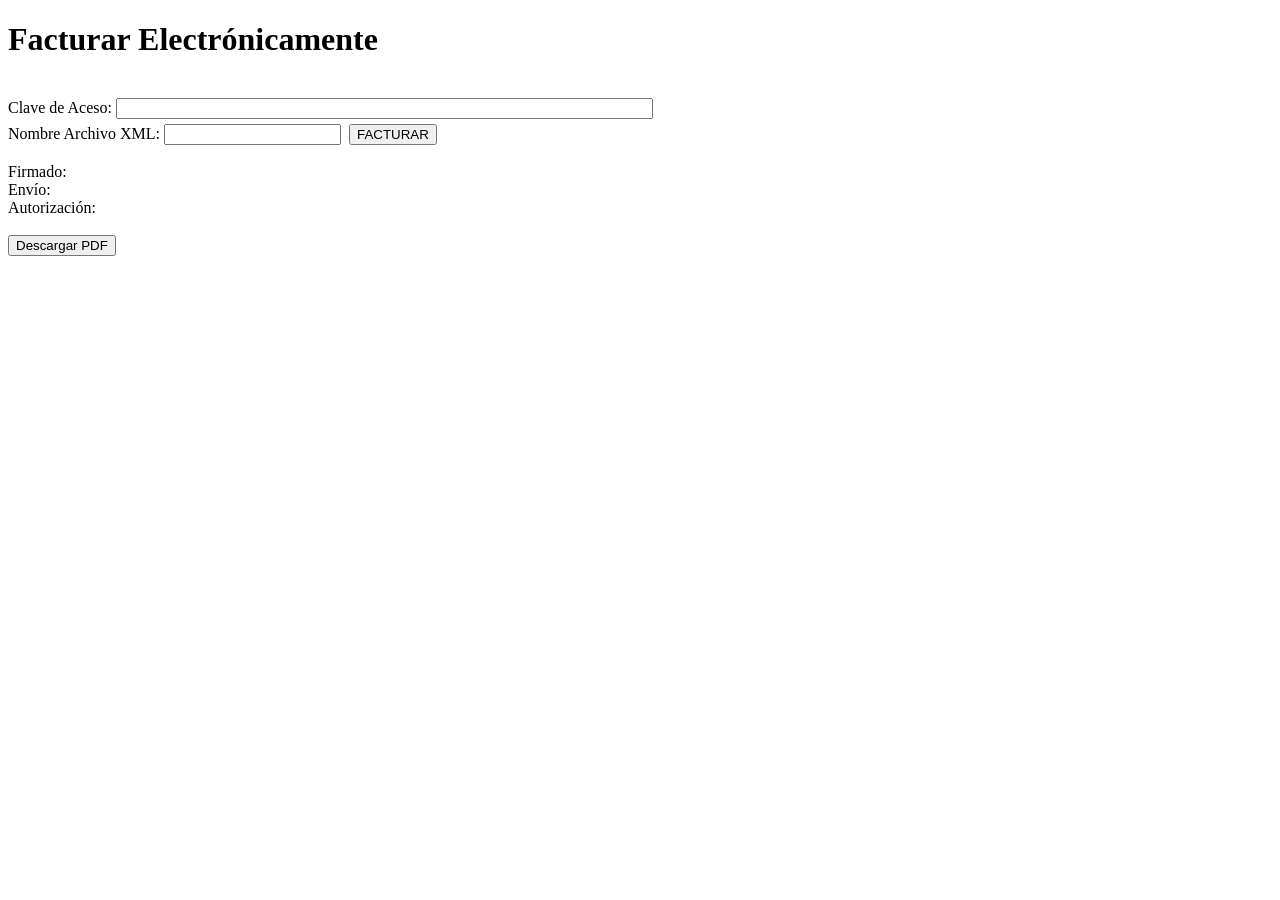
<file: sistema/md_facturacion/autorizacion/index.html>
<!DOCTYPE html PUBLIC "-//W3C//DTD XHTML 1.0 Transitional//EN" "http://www.w3.org/TR/xhtml1/DTD/xhtml1-transitional.dtd">
<html xmlns="http://www.w3.org/1999/xhtml">
<head>
<meta http-equiv="Content-Type" content="text/html; charset=utf-8" />
<title>Facturación Electrónica</title>
<script language="javascript" src="librerias/jquery.js"></script>
<script>
function inicio()
{
	$.ajax({
    	url: 'procesos/firmar.php',
    	type: 'get',
		data: {'archivo': $('#arch').val() },
		dataType:"json",
		beforeSend: function(){
			$('#firma').css('color','#000');
			$('#firma').html('Procesando..');
		},
    	success: function(response) {
			if(response[2])
			{
				$('#firma').css('color','#0F0');
				$('#firma').html('Ok');
				envio();
			}else{
				$('#firma').css('color','#F00');
				$('#firma').html('Error');
			}
		}
	});
}
function envio()
{
	$.ajax({
    	url: 'procesos/envio.php',
    	type: 'get',
		dataType:"json",
		data: {'archivo': $('#arch').val() },
		beforeSend: function(){
			$('#envio').css('color','#000');
			$('#envio').html('Procesando..');
		},
    	success: function(response) {
			//alert(response);
			if(response[0]==0)
			{
				alert('WebService SRI Inaccesible');
			}else{
				if(response[1]=='RECIBIDA')
				{
					$('#envio').css('color','#0F0');
					$('#envio').html('Ok');
					autorizacion();
				}else{
					$('#envio').css('color','#F00');
					$('#envio').html('Error '+response[2]);
				}
			}
		}
	});
}
function autorizacion()
{
	$.ajax({
    	url: 'procesos/autoriza.php',
    	type: 'get',
		dataType:"json",
		data: {'clave': $('#clave').val() },
		beforeSend: function(){
			$('#autoriza').css('color','#000');
			$('#autoriza').html('Procesando..');
		},
    	success: function(response) {
			alert(response);
			if(response[0]==0)
			{
				alert('WebService SRI Inaccesible');
			}else{
				if(response[1]=='AUTORIZADO')
				{
					$('#autoriza').css('color','#0F0');
					$('#autoriza').html('Ok');
				}else{
					$('#autoriza').css('color','#F00');
					$('#autoriza').html('Error '+response[2]);
				}
			}
		}
	});
}
function generaPDF()
{
	window.open("procesos/pdf.php?id="+$('#clave').val(),"_blank");
}
</script>
</head>

<body>
<h1>Facturar Electrónicamente</h1>
<br />
<label>Clave de Aceso: </label><input type="text" id="clave" size="65" />
<br />
<label>Nombre Archivo XML: </label><input type="text" id="arch" style="margin-top:5px" /><button type="button" onclick="inicio();" style="margin-left:8px">FACTURAR</button>
<br />
<br />
<label>Firmado: </label><label id="firma" style="margin-left:8px"></label>
<br />
<label>Envío: </label><label id="envio" style="margin-left:8px"></label>
<br />
<label>Autorización: </label><label id="autoriza" style="margin-left:8px"></label>
<br />
<br />
<button type="button" onclick="generaPDF();">Descargar PDF</button>
</body>
</html>
</file>
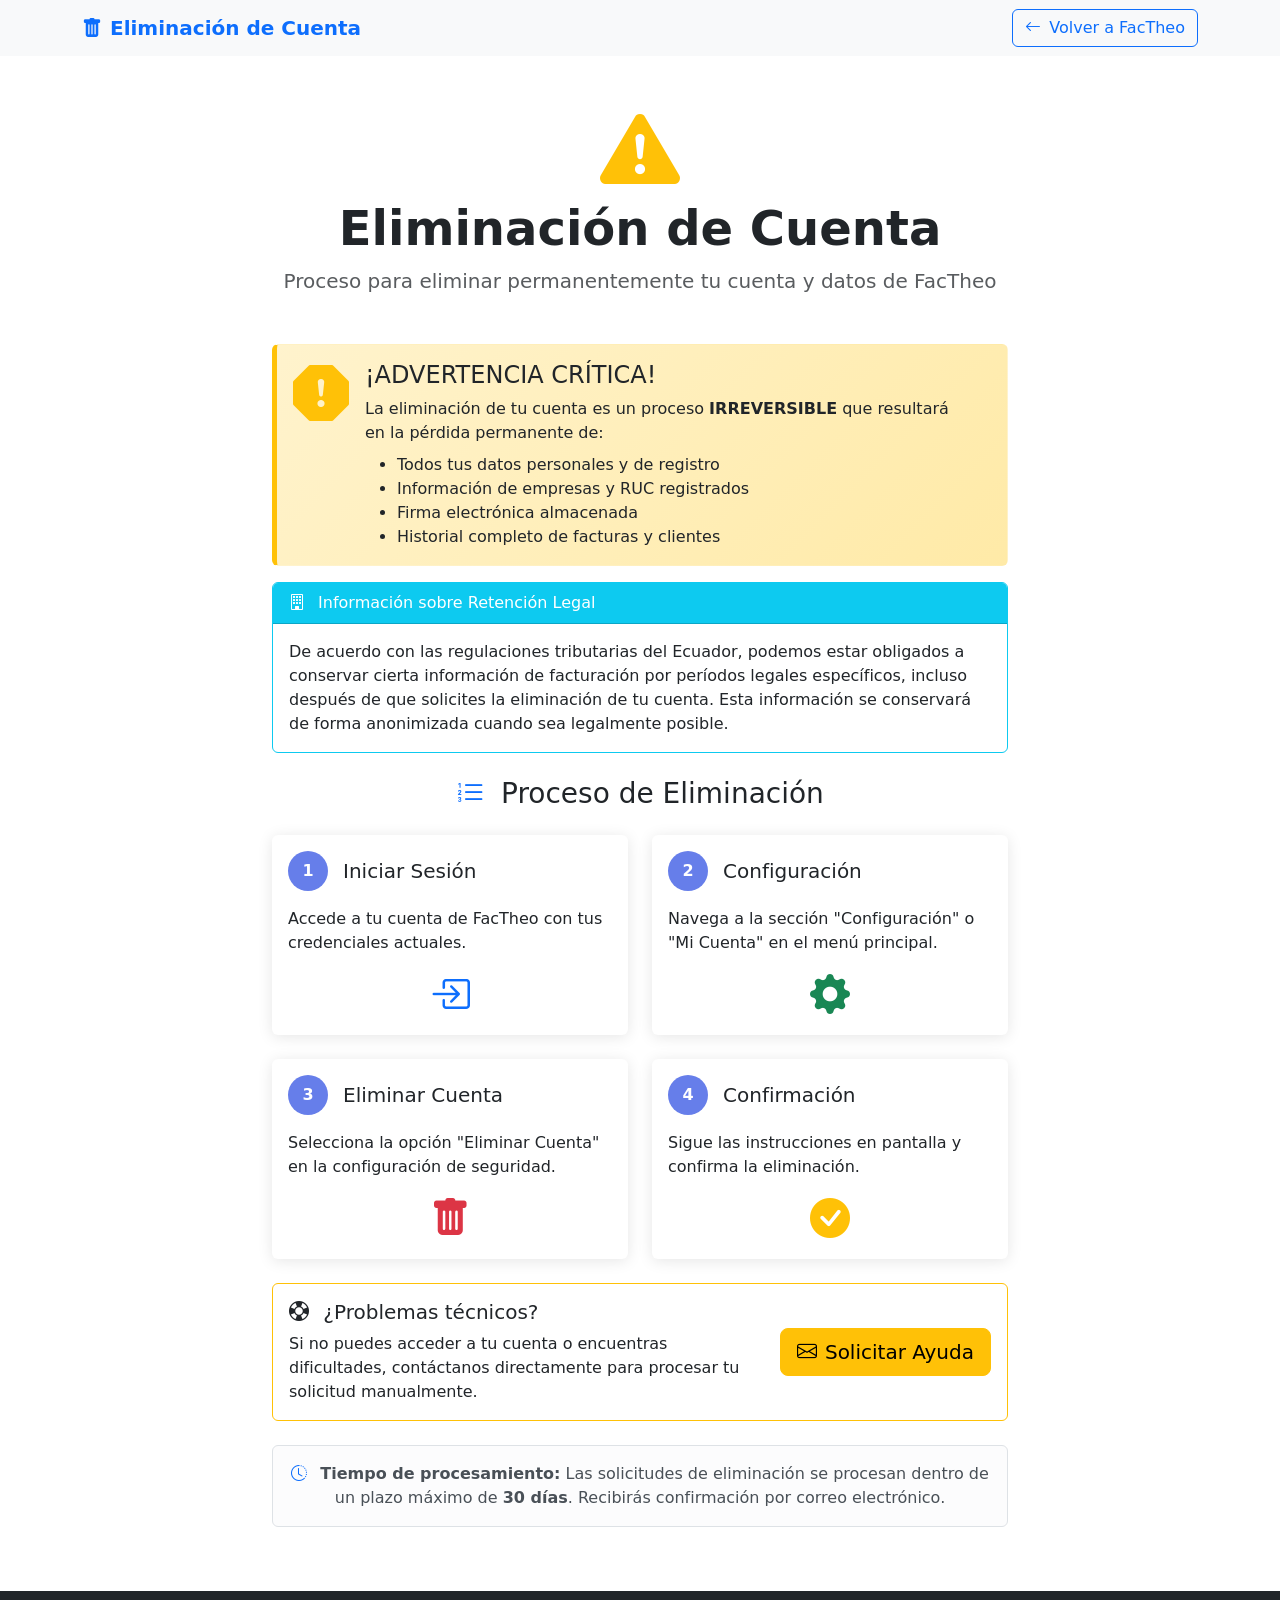
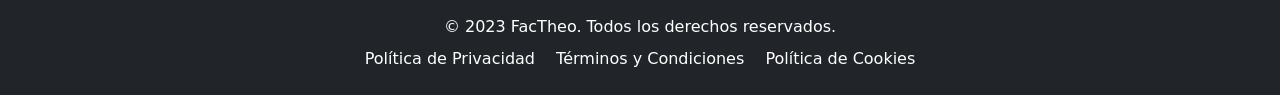
<file: eliminacion_usuario.html>
<!DOCTYPE html>
<html lang="es">
<head>
    <meta charset="UTF-8">
    <meta name="viewport" content="width=device-width, initial-scale=1.0">
    <title>Eliminación de Cuenta - FacTheo</title>
    <!-- Bootstrap 5 CSS -->
    <link href="https://cdn.jsdelivr.net/npm/bootstrap@5.3.0/dist/css/bootstrap.min.css" rel="stylesheet">
    <!-- Bootstrap Icons -->
    <link rel="stylesheet" href="https://cdn.jsdelivr.net/npm/bootstrap-icons@1.10.0/font/bootstrap-icons.css">
    <style>
        .warning-section {
            background: linear-gradient(135deg, #fff3cd 0%, #ffeaa7 100%);
            border-left: 5px solid #ffc107;
        }
        .step-card {
            transition: all 0.3s ease;
            border: none;
            box-shadow: 0 2px 15px rgba(0,0,0,0.1);
        }
        .step-card:hover {
            transform: translateY(-3px);
            box-shadow: 0 5px 20px rgba(0,0,0,0.15);
        }
        .step-number {
            width: 40px;
            height: 40px;
            background: #667eea;
            color: white;
            border-radius: 50%;
            display: flex;
            align-items: center;
            justify-content: center;
            font-weight: bold;
            margin-right: 15px;
        }
    </style>
</head>
<body>
    <!-- Header -->
    <nav class="navbar navbar-light bg-light">
        <div class="container">
            <a class="navbar-brand fw-bold text-primary" href="#">
                <i class="bi bi-trash-fill me-2"></i>Eliminación de Cuenta
            </a>
            <a href="https://factheo.com" class="btn btn-outline-primary">
                <i class="bi bi-arrow-left me-2"></i>Volver a FacTheo
            </a>
        </div>
    </nav>

    <!-- Main Content -->
    <main class="container my-5">
        <div class="row justify-content-center">
            <div class="col-lg-8">
                <!-- Header -->
                <div class="text-center mb-5">
                    <i class="bi bi-exclamation-triangle-fill display-1 text-warning mb-3"></i>
                    <h1 class="display-5 fw-bold text-dark">Eliminación de Cuenta</h1>
                    <p class="lead text-muted">Proceso para eliminar permanentemente tu cuenta y datos de FacTheo</p>
                </div>

                <!-- Critical Warning -->
                <div class="alert warning-section alert-dismissible fade show" role="alert">
                    <div class="d-flex">
                        <i class="bi bi-exclamation-octagon-fill display-4 text-warning me-3"></i>
                        <div>
                            <h4 class="alert-heading">¡ADVERTENCIA CRÍTICA!</h4>
                            <p class="mb-2">La eliminación de tu cuenta es un proceso <strong>IRREVERSIBLE</strong> que resultará en la pérdida permanente de:</p>
                            <ul class="mb-0">
                                <li>Todos tus datos personales y de registro</li>
                                <li>Información de empresas y RUC registrados</li>
                                <li>Firma electrónica almacenada</li>
                                <li>Historial completo de facturas y clientes</li>
                            </ul>
                        </div>
                    </div>
                </div>

                <!-- Legal Retention Notice -->
                <div class="card border-info mb-4">
                    <div class="card-header bg-info text-white">
                        <i class="bi bi-building me-2"></i>
                        Información sobre Retención Legal
                    </div>
                    <div class="card-body">
                        <p class="mb-0">De acuerdo con las regulaciones tributarias del Ecuador, podemos estar obligados a conservar cierta información de facturación por períodos legales específicos, incluso después de que solicites la eliminación de tu cuenta. Esta información se conservará de forma anonimizada cuando sea legalmente posible.</p>
                    </div>
                </div>

                <!-- Process Steps -->
                <h2 class="h3 mb-4 text-center">
                    <i class="bi bi-list-ol text-primary me-2"></i>
                    Proceso de Eliminación
                </h2>

                <div class="row">
                    <!-- Step 1 -->
                    <div class="col-md-6 mb-4">
                        <div class="card step-card h-100">
                            <div class="card-body">
                                <div class="d-flex align-items-center mb-3">
                                    <div class="step-number">1</div>
                                    <h5 class="card-title mb-0">Iniciar Sesión</h5>
                                </div>
                                <p class="card-text">Accede a tu cuenta de FacTheo con tus credenciales actuales.</p>
                                <div class="text-center">
                                    <i class="bi bi-box-arrow-in-right display-6 text-primary"></i>
                                </div>
                            </div>
                        </div>
                    </div>

                    <!-- Step 2 -->
                    <div class="col-md-6 mb-4">
                        <div class="card step-card h-100">
                            <div class="card-body">
                                <div class="d-flex align-items-center mb-3">
                                    <div class="step-number">2</div>
                                    <h5 class="card-title mb-0">Configuración</h5>
                                </div>
                                <p class="card-text">Navega a la sección "Configuración" o "Mi Cuenta" en el menú principal.</p>
                                <div class="text-center">
                                    <i class="bi bi-gear-fill display-6 text-success"></i>
                                </div>
                            </div>
                        </div>
                    </div>

                    <!-- Step 3 -->
                    <div class="col-md-6 mb-4">
                        <div class="card step-card h-100">
                            <div class="card-body">
                                <div class="d-flex align-items-center mb-3">
                                    <div class="step-number">3</div>
                                    <h5 class="card-title mb-0">Eliminar Cuenta</h5>
                                </div>
                                <p class="card-text">Selecciona la opción "Eliminar Cuenta" en la configuración de seguridad.</p>
                                <div class="text-center">
                                    <i class="bi bi-trash-fill display-6 text-danger"></i>
                                </div>
                            </div>
                        </div>
                    </div>

                    <!-- Step 4 -->
                    <div class="col-md-6 mb-4">
                        <div class="card step-card h-100">
                            <div class="card-body">
                                <div class="d-flex align-items-center mb-3">
                                    <div class="step-number">4</div>
                                    <h5 class="card-title mb-0">Confirmación</h5>
                                </div>
                                <p class="card-text">Sigue las instrucciones en pantalla y confirma la eliminación.</p>
                                <div class="text-center">
                                    <i class="bi bi-check-circle-fill display-6 text-warning"></i>
                                </div>
                            </div>
                        </div>
                    </div>
                </div>

                <!-- Alternative Method -->
                <div class="card border-warning">
                    <div class="card-body">
                        <div class="row align-items-center">
                            <div class="col-md-8">
                                <h5 class="card-title">
                                    <i class="bi bi-life-preserver me-2"></i>
                                    ¿Problemas técnicos?
                                </h5>
                                <p class="card-text mb-0">Si no puedes acceder a tu cuenta o encuentras dificultades, contáctanos directamente para procesar tu solicitud manualmente.</p>
                            </div>
                            <div class="col-md-4 text-md-end">
                                <a href="mailto:factheoec@gmail.com" class="btn btn-warning btn-lg">
                                    <i class="bi bi-envelope me-2"></i>Solicitar Ayuda
                                </a>
                            </div>
                        </div>
                    </div>
                </div>

                <!-- Processing Time -->
                <div class="text-center mt-4">
                    <div class="alert alert-light border" role="alert">
                        <i class="bi bi-clock-history me-2 text-primary"></i>
                        <strong>Tiempo de procesamiento:</strong> Las solicitudes de eliminación se procesan dentro de un plazo máximo de <strong>30 días</strong>. Recibirás confirmación por correo electrónico.
                    </div>
                </div>
            </div>
        </div>
    </main>

    <!-- Footer -->
    <footer class="bg-dark text-white py-4 mt-5">
        <div class="container text-center">
            <p class="mb-0">&copy; 2023 FacTheo. Todos los derechos reservados.</p>
            <div class="mt-2">
                <a href="privacy_policy.html" class="text-white text-decoration-none me-3">Política de Privacidad</a>
                <a href="terms_of_service.html" class="text-white text-decoration-none me-3">Términos y Condiciones</a>
                <a href="cookie_policy.html" class="text-white text-decoration-none">Política de Cookies</a>
            </div>
        </div>
    </footer>

    <!-- Bootstrap JS -->
    <script src="https://cdn.jsdelivr.net/npm/bootstrap@5.3.0/dist/js/bootstrap.bundle.min.js"></script>
</body>
</html>
</file>
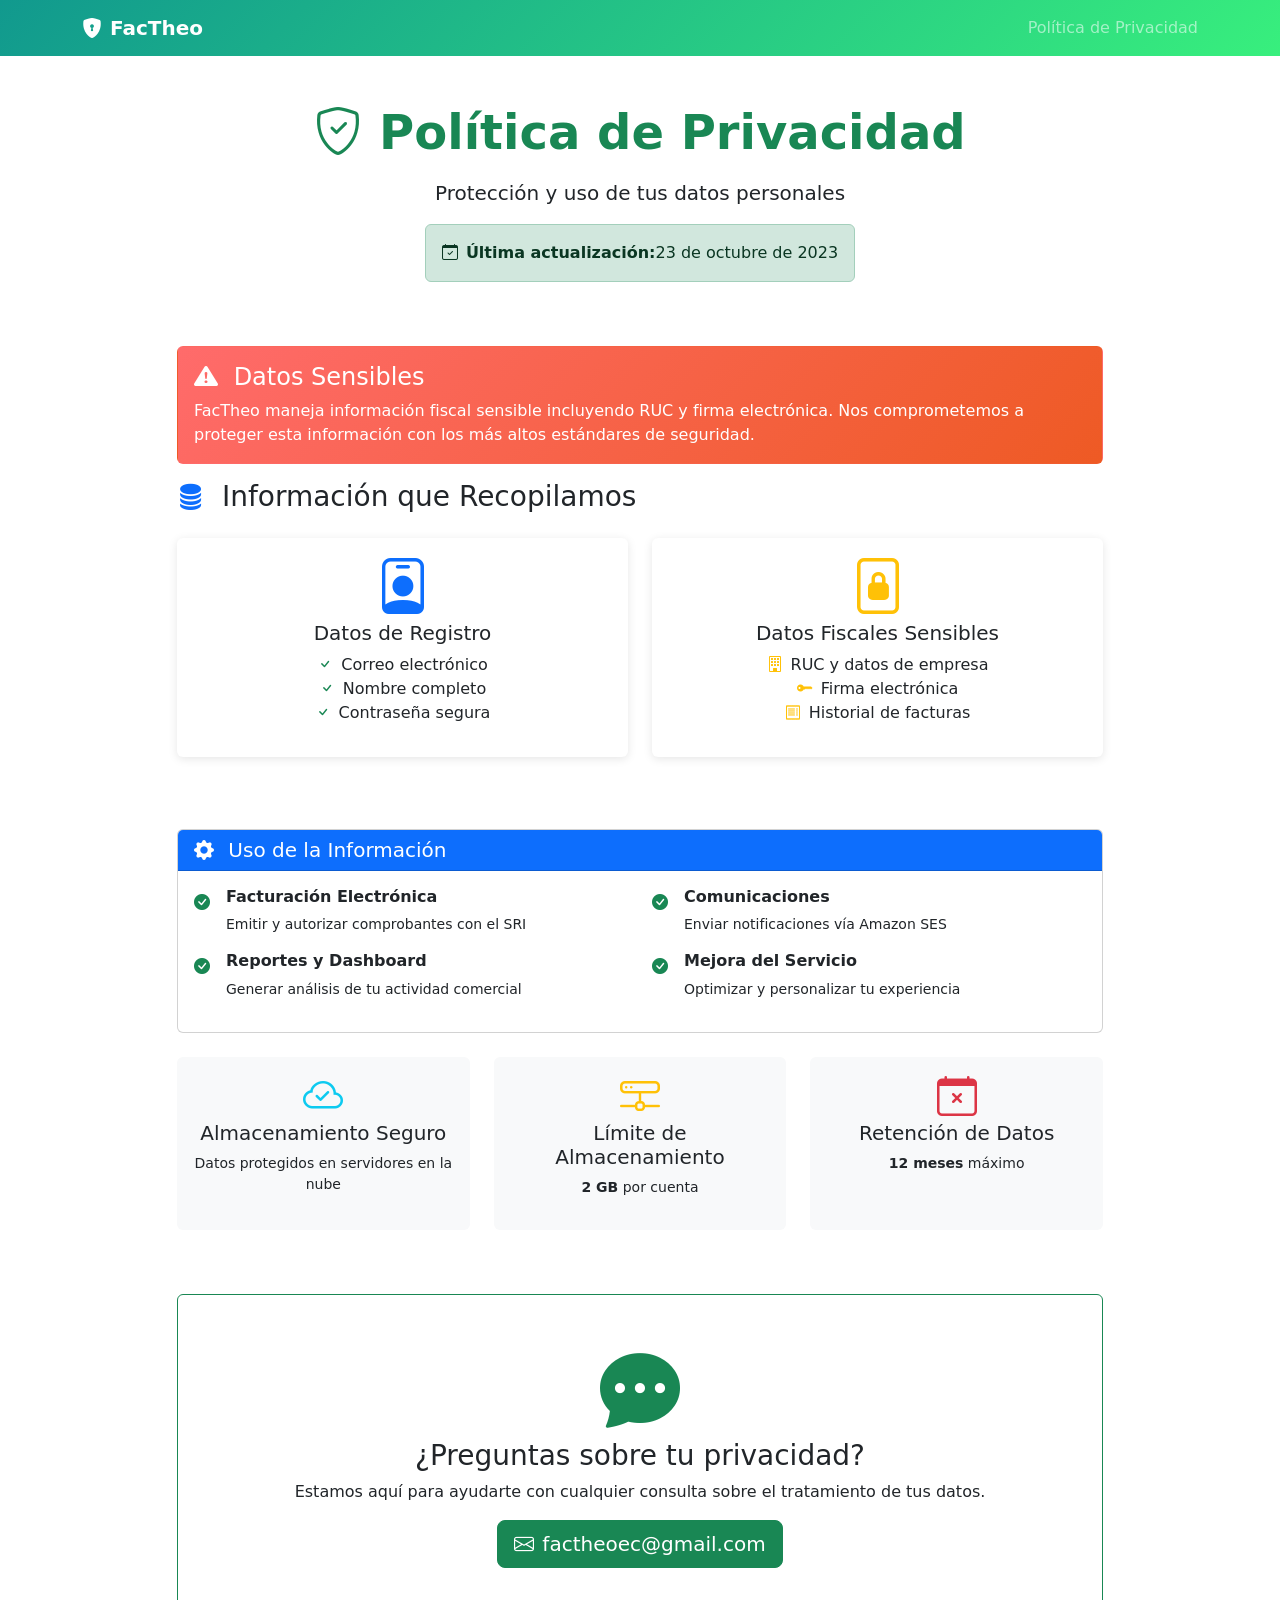
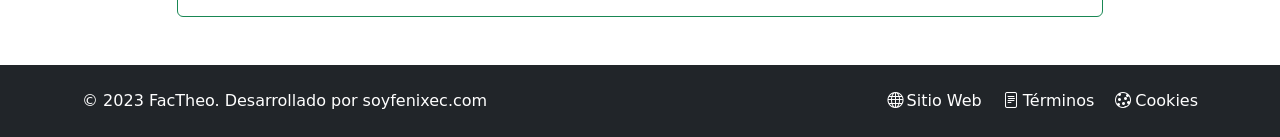
<file: politica_privacidad.html>
<!DOCTYPE html>
<html lang="es">
<head>
    <meta charset="UTF-8">
    <meta name="viewport" content="width=device-width, initial-scale=1.0">
    <title>Política de Privacidad - FacTheo</title>
    <!-- Bootstrap 5 CSS -->
    <link href="https://cdn.jsdelivr.net/npm/bootstrap@5.3.0/dist/css/bootstrap.min.css" rel="stylesheet">
    <!-- Bootstrap Icons -->
    <link rel="stylesheet" href="https://cdn.jsdelivr.net/npm/bootstrap-icons@1.10.0/font/bootstrap-icons.css">
    <style>
        .privacy-header {
            background: linear-gradient(135deg, #11998e 0%, #38ef7d 100%);
            color: white;
        }
        .data-card {
            transition: transform 0.3s ease;
            border: none;
            box-shadow: 0 2px 10px rgba(0,0,0,0.1);
        }
        .data-card:hover {
            transform: translateY(-5px);
        }
        .sensitive-data {
            background: linear-gradient(135deg, #ff6b6b 0%, #ee5a24 100%);
            color: white;
        }
    </style>
</head>
<body>
    <!-- Header -->
    <header class="privacy-header">
        <nav class="navbar navbar-expand-lg navbar-dark">
            <div class="container">
                <a class="navbar-brand d-flex align-items-center" href="#">
                    <i class="bi bi-shield-lock-fill me-2"></i>
                    <span class="fw-bold">FacTheo</span>
                </a>
                <span class="navbar-text">
                    Política de Privacidad
                </span>
            </div>
        </nav>
    </header>

    <!-- Main Content -->
    <main class="container my-5">
        <div class="row justify-content-center">
            <div class="col-lg-10">
                <!-- Header -->
                <div class="text-center mb-5">
                    <h1 class="display-5 fw-bold text-success mb-3">
                        <i class="bi bi-shield-check"></i>
                        Política de Privacidad
                    </h1>
                    <p class="lead">Protección y uso de tus datos personales</p>
                    <div class="alert alert-success d-inline-flex align-items-center" role="alert">
                        <i class="bi bi-calendar-check me-2"></i>
                        <strong>Última actualización:</strong> 23 de octubre de 2023
                    </div>
                </div>

                <!-- Sensitive Data Warning -->
                <div class="alert sensitive-data alert-dismissible fade show" role="alert">
                    <h4 class="alert-heading">
                        <i class="bi bi-exclamation-triangle-fill me-2"></i>
                        Datos Sensibles
                    </h4>
                    <p class="mb-0">FacTheo maneja información fiscal sensible incluyendo RUC y firma electrónica. Nos comprometemos a proteger esta información con los más altos estándares de seguridad.</p>
                </div>

                <!-- Information We Collect -->
                <div class="row mb-5">
                    <div class="col-12">
                        <h2 class="h3 mb-4">
                            <i class="bi bi-database-fill text-primary me-2"></i>
                            Información que Recopilamos
                        </h2>
                    </div>
                    
                    <div class="col-md-6 mb-4">
                        <div class="card data-card h-100">
                            <div class="card-body text-center">
                                <i class="bi bi-person-badge display-4 text-primary mb-3"></i>
                                <h5 class="card-title">Datos de Registro</h5>
                                <ul class="list-unstyled">
                                    <li><i class="bi bi-check text-success me-2"></i>Correo electrónico</li>
                                    <li><i class="bi bi-check text-success me-2"></i>Nombre completo</li>
                                    <li><i class="bi bi-check text-success me-2"></i>Contraseña segura</li>
                                </ul>
                            </div>
                        </div>
                    </div>
                    
                    <div class="col-md-6 mb-4">
                        <div class="card data-card h-100 border-warning">
                            <div class="card-body text-center">
                                <i class="bi bi-file-lock2 display-4 text-warning mb-3"></i>
                                <h5 class="card-title">Datos Fiscales Sensibles</h5>
                                <ul class="list-unstyled">
                                    <li><i class="bi bi-building text-warning me-2"></i>RUC y datos de empresa</li>
                                    <li><i class="bi bi-key-fill text-warning me-2"></i>Firma electrónica</li>
                                    <li><i class="bi bi-receipt text-warning me-2"></i>Historial de facturas</li>
                                </ul>
                            </div>
                        </div>
                    </div>
                </div>

                <!-- Data Usage -->
                <div class="card mb-4">
                    <div class="card-header bg-primary text-white">
                        <h3 class="h5 mb-0">
                            <i class="bi bi-gear-fill me-2"></i>
                            Uso de la Información
                        </h3>
                    </div>
                    <div class="card-body">
                        <div class="row">
                            <div class="col-md-6">
                                <div class="d-flex align-items-start mb-3">
                                    <i class="bi bi-check-circle-fill text-success me-3 mt-1"></i>
                                    <div>
                                        <h6 class="fw-bold">Facturación Electrónica</h6>
                                        <p class="small mb-0">Emitir y autorizar comprobantes con el SRI</p>
                                    </div>
                                </div>
                                <div class="d-flex align-items-start mb-3">
                                    <i class="bi bi-check-circle-fill text-success me-3 mt-1"></i>
                                    <div>
                                        <h6 class="fw-bold">Reportes y Dashboard</h6>
                                        <p class="small mb-0">Generar análisis de tu actividad comercial</p>
                                    </div>
                                </div>
                            </div>
                            <div class="col-md-6">
                                <div class="d-flex align-items-start mb-3">
                                    <i class="bi bi-check-circle-fill text-success me-3 mt-1"></i>
                                    <div>
                                        <h6 class="fw-bold">Comunicaciones</h6>
                                        <p class="small mb-0">Enviar notificaciones vía Amazon SES</p>
                                    </div>
                                </div>
                                <div class="d-flex align-items-start mb-3">
                                    <i class="bi bi-check-circle-fill text-success me-3 mt-1"></i>
                                    <div>
                                        <h6 class="fw-bold">Mejora del Servicio</h6>
                                        <p class="small mb-0">Optimizar y personalizar tu experiencia</p>
                                    </div>
                                </div>
                            </div>
                        </div>
                    </div>
                </div>

                <!-- Storage and Limits -->
                <div class="row mb-5">
                    <div class="col-md-4 mb-3">
                        <div class="card bg-light border-0 h-100">
                            <div class="card-body text-center">
                                <i class="bi bi-cloud-check display-6 text-info mb-3"></i>
                                <h5>Almacenamiento Seguro</h5>
                                <p class="small">Datos protegidos en servidores en la nube</p>
                            </div>
                        </div>
                    </div>
                    <div class="col-md-4 mb-3">
                        <div class="card bg-light border-0 h-100">
                            <div class="card-body text-center">
                                <i class="bi bi-hdd-network display-6 text-warning mb-3"></i>
                                <h5>Límite de Almacenamiento</h5>
                                <p class="small"><strong>2 GB</strong> por cuenta</p>
                            </div>
                        </div>
                    </div>
                    <div class="col-md-4 mb-3">
                        <div class="card bg-light border-0 h-100">
                            <div class="card-body text-center">
                                <i class="bi bi-calendar-x display-6 text-danger mb-3"></i>
                                <h5>Retención de Datos</h5>
                                <p class="small"><strong>12 meses</strong> máximo</p>
                            </div>
                        </div>
                    </div>
                </div>

                <!-- Contact -->
                <div class="card border-success">
                    <div class="card-body text-center py-5">
                        <i class="bi bi-chat-dots-fill display-1 text-success mb-3"></i>
                        <h3 class="card-title">¿Preguntas sobre tu privacidad?</h3>
                        <p class="card-text">Estamos aquí para ayudarte con cualquier consulta sobre el tratamiento de tus datos.</p>
                        <a href="mailto:factheoec@gmail.com" class="btn btn-success btn-lg">
                            <i class="bi bi-envelope me-2"></i>factheoec@gmail.com
                        </a>
                    </div>
                </div>
            </div>
        </div>
    </main>

    <!-- Footer -->
    <footer class="bg-dark text-white py-4 mt-5">
        <div class="container">
            <div class="row align-items-center">
                <div class="col-md-6">
                    <p class="mb-0">&copy; 2023 FacTheo. Desarrollado por soyfenixec.com</p>
                </div>
                <div class="col-md-6 text-md-end">
                    <a href="https://factheo.com" class="text-white text-decoration-none me-3">
                        <i class="bi bi-globe me-1"></i>Sitio Web
                    </a>
                    <a href="terms_of_service.html" class="text-white text-decoration-none me-3">
                        <i class="bi bi-file-text me-1"></i>Términos
                    </a>
                    <a href="cookie_policy.html" class="text-white text-decoration-none">
                        <i class="bi bi-cookie me-1"></i>Cookies
                    </a>
                </div>
            </div>
        </div>
    </footer>

    <!-- Bootstrap JS -->
    <script src="https://cdn.jsdelivr.net/npm/bootstrap@5.3.0/dist/js/bootstrap.bundle.min.js"></script>
</body>
</html>
</file>
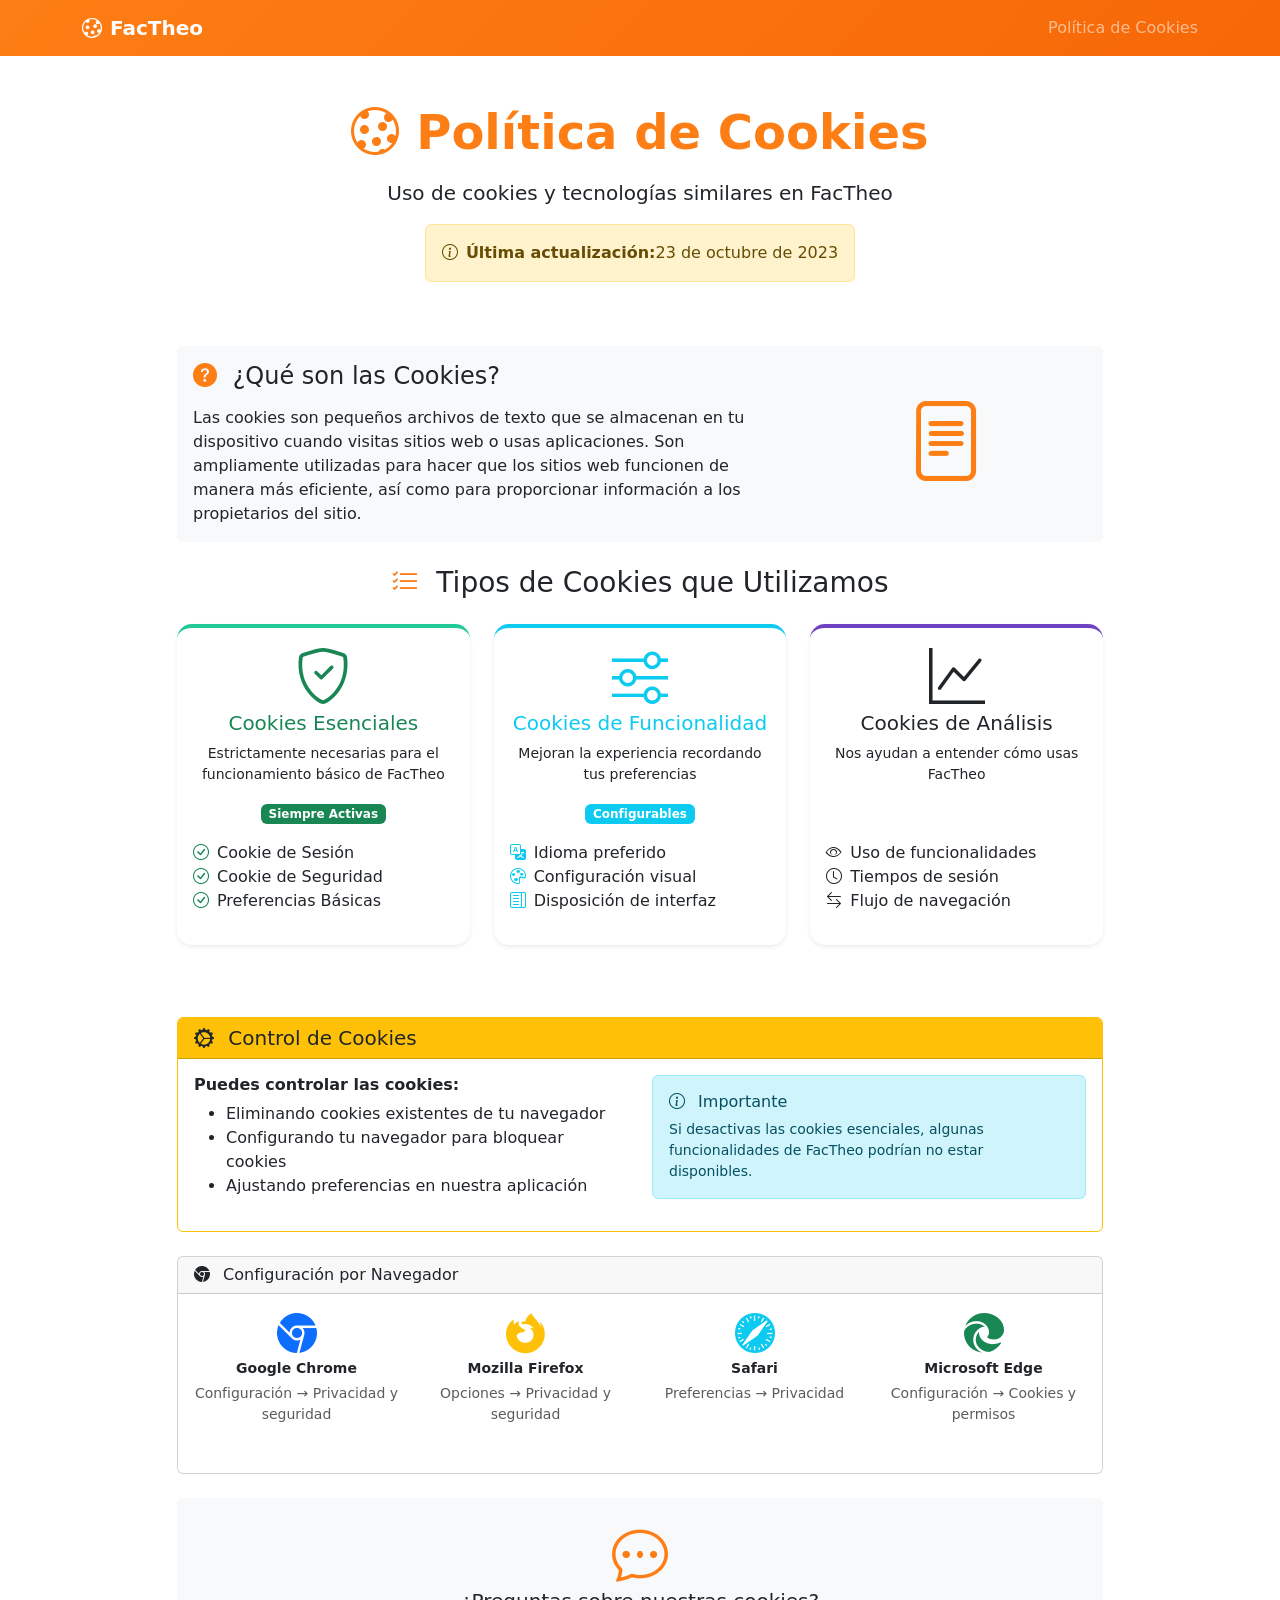
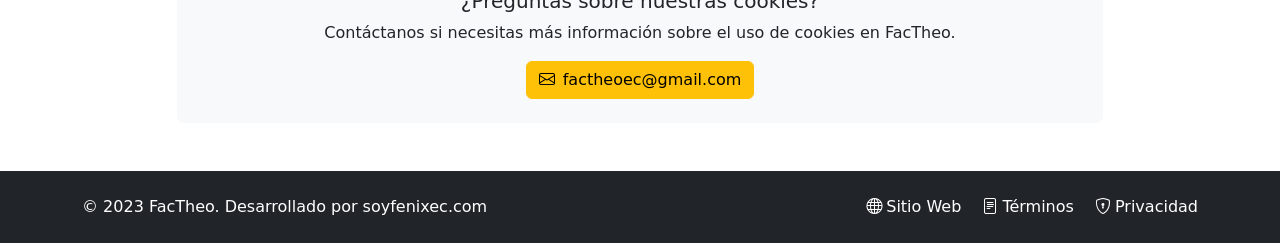
<file: politicas_cookies.html>
<!DOCTYPE html>
<html lang="es">
<head>
    <meta charset="UTF-8">
    <meta name="viewport" content="width=device-width, initial-scale=1.0">
    <title>Política de Cookies - FacTheo</title>
    <!-- Bootstrap 5 CSS -->
    <link href="https://cdn.jsdelivr.net/npm/bootstrap@5.3.0/dist/css/bootstrap.min.css" rel="stylesheet">
    <!-- Bootstrap Icons -->
    <link rel="stylesheet" href="https://cdn.jsdelivr.net/npm/bootstrap-icons@1.10.0/font/bootstrap-icons.css">
    <style>
        .cookie-header {
            background: linear-gradient(135deg, #fd7e14 0%, #f76707 100%);
            color: white;
        }
        .cookie-type-card {
            border: none;
            border-radius: 15px;
            transition: transform 0.3s ease;
            height: 100%;
        }
        .cookie-type-card:hover {
            transform: translateY(-5px);
        }
        .essential-cookie {
            border-top: 4px solid #20c997;
        }
        .functional-cookie {
            border-top: 4px solid #0dcaf0;
        }
        .analytics-cookie {
            border-top: 4px solid #6f42c1;
        }
    </style>
</head>
<body>
    <!-- Header -->
    <header class="cookie-header">
        <nav class="navbar navbar-expand-lg navbar-dark">
            <div class="container">
                <a class="navbar-brand d-flex align-items-center" href="#">
                    <i class="bi bi-cookie me-2"></i>
                    <span class="fw-bold">FacTheo</span>
                </a>
                <span class="navbar-text">
                    Política de Cookies
                </span>
            </div>
        </nav>
    </header>

    <!-- Main Content -->
    <main class="container my-5">
        <div class="row justify-content-center">
            <div class="col-lg-10">
                <!-- Header -->
                <div class="text-center mb-5">
                    <h1 class="display-5 fw-bold mb-3" style="color: #fd7e14;">
                        <i class="bi bi-cookie"></i>
                        Política de Cookies
                    </h1>
                    <p class="lead">Uso de cookies y tecnologías similares en FacTheo</p>
                    <div class="alert alert-warning d-inline-flex align-items-center" role="alert">
                        <i class="bi bi-info-circle me-2"></i>
                        <strong>Última actualización:</strong> 23 de octubre de 2023
                    </div>
                </div>

                <!-- What are Cookies -->
                <div class="card mb-4 border-0 bg-light">
                    <div class="card-body">
                        <div class="row align-items-center">
                            <div class="col-md-8">
                                <h2 class="h4 mb-3">
                                    <i class="bi bi-question-circle-fill me-2" style="color: #fd7e14;"></i>
                                    ¿Qué son las Cookies?
                                </h2>
                                <p class="mb-0">Las cookies son pequeños archivos de texto que se almacenan en tu dispositivo cuando visitas sitios web o usas aplicaciones. Son ampliamente utilizadas para hacer que los sitios web funcionen de manera más eficiente, así como para proporcionar información a los propietarios del sitio.</p>
                            </div>
                            <div class="col-md-4 text-center">
                                <i class="bi bi-file-text display-1" style="color: #fd7e14;"></i>
                            </div>
                        </div>
                    </div>
                </div>

                <!-- Cookie Types -->
                <h2 class="h3 mb-4 text-center">
                    <i class="bi bi-list-check me-2" style="color: #fd7e14;"></i>
                    Tipos de Cookies que Utilizamos
                </h2>

                <div class="row mb-5">
                    <!-- Essential Cookies -->
                    <div class="col-md-4 mb-4">
                        <div class="card cookie-type-card essential-cookie shadow-sm">
                            <div class="card-body text-center">
                                <i class="bi bi-shield-check display-4 text-success mb-3"></i>
                                <h5 class="card-title text-success">Cookies Esenciales</h5>
                                <p class="card-text small">Estrictamente necesarias para el funcionamiento básico de FacTheo</p>
                                <div class="mt-3">
                                    <span class="badge bg-success">Siempre Activas</span>
                                </div>
                                <ul class="list-unstyled mt-3 text-start">
                                    <li><i class="bi bi-check-circle text-success me-2"></i>Cookie de Sesión</li>
                                    <li><i class="bi bi-check-circle text-success me-2"></i>Cookie de Seguridad</li>
                                    <li><i class="bi bi-check-circle text-success me-2"></i>Preferencias Básicas</li>
                                </ul>
                            </div>
                        </div>
                    </div>

                    <!-- Functional Cookies -->
                    <div class="col-md-4 mb-4">
                        <div class="card cookie-type-card functional-cookie shadow-sm">
                            <div class="card-body text-center">
                                <i class="bi bi-sliders display-4 text-info mb-3"></i>
                                <h5 class="card-title text-info">Cookies de Funcionalidad</h5>
                                <p class="card-text small">Mejoran la experiencia recordando tus preferencias</p>
                                <div class="mt-3">
                                    <span class="badge bg-info">Configurables</span>
                                </div>
                                <ul class="list-unstyled mt-3 text-start">
                                    <li><i class="bi bi-translate text-info me-2"></i>Idioma preferido</li>
                                    <li><i class="bi bi-palette text-info me-2"></i>Configuración visual</li>
                                    <li><i class="bi bi-layout-text-sidebar text-info me-2"></i>Disposición de interfaz</li>
                                </ul>
                            </div>
                        </div>
                    </div>

                    <!-- Analytics Cookies -->
                    <div class="col-md-4 mb-4">
                        <div class="card cookie-type-card analytics-cookie shadow-sm">
                            <div class="card-body text-center">
                                <i class="bi bi-graph-up display-4 text-purple mb-3"></i>
                                <h5 class="card-title text-purple">Cookies de Análisis</h5>
                                <p class="card-text small">Nos ayudan a entender cómo usas FacTheo</p>
                                <div class="mt-3">
                                    <span class="badge bg-purple">Opcionales</span>
                                </div>
                                <ul class="list-unstyled mt-3 text-start">
                                    <li><i class="bi bi-eye text-purple me-2"></i>Uso de funcionalidades</li>
                                    <li><i class="bi bi-clock text-purple me-2"></i>Tiempos de sesión</li>
                                    <li><i class="bi bi-arrow-left-right text-purple me-2"></i>Flujo de navegación</li>
                                </ul>
                            </div>
                        </div>
                    </div>
                </div>

                <!-- Cookie Control -->
                <div class="card border-warning mb-4">
                    <div class="card-header bg-warning text-dark">
                        <h3 class="h5 mb-0">
                            <i class="bi bi-gear-wide-connected me-2"></i>
                            Control de Cookies
                        </h3>
                    </div>
                    <div class="card-body">
                        <div class="row">
                            <div class="col-md-6">
                                <h6 class="fw-bold">Puedes controlar las cookies:</h6>
                                <ul>
                                    <li>Eliminando cookies existentes de tu navegador</li>
                                    <li>Configurando tu navegador para bloquear cookies</li>
                                    <li>Ajustando preferencias en nuestra aplicación</li>
                                </ul>
                            </div>
                            <div class="col-md-6">
                                <div class="alert alert-info">
                                    <h6 class="alert-heading">
                                        <i class="bi bi-info-circle me-2"></i>
                                        Importante
                                    </h6>
                                    <p class="small mb-0">Si desactivas las cookies esenciales, algunas funcionalidades de FacTheo podrían no estar disponibles.</p>
                                </div>
                            </div>
                        </div>
                    </div>
                </div>

                <!-- Browser Instructions -->
                <div class="card mb-4">
                    <div class="card-header">
                        <h4 class="h6 mb-0">
                            <i class="bi bi-browser-chrome me-2"></i>
                            Configuración por Navegador
                        </h4>
                    </div>
                    <div class="card-body">
                        <div class="row text-center">
                            <div class="col-md-3 col-6 mb-3">
                                <i class="bi bi-browser-chrome display-6 text-primary mb-2"></i>
                                <p class="small fw-bold mb-1">Google Chrome</p>
                                <p class="small text-muted">Configuración → Privacidad y seguridad</p>
                            </div>
                            <div class="col-md-3 col-6 mb-3">
                                <i class="bi bi-browser-firefox display-6 text-warning mb-2"></i>
                                <p class="small fw-bold mb-1">Mozilla Firefox</p>
                                <p class="small text-muted">Opciones → Privacidad y seguridad</p>
                            </div>
                            <div class="col-md-3 col-6 mb-3">
                                <i class="bi bi-browser-safari display-6 text-info mb-2"></i>
                                <p class="small fw-bold mb-1">Safari</p>
                                <p class="small text-muted">Preferencias → Privacidad</p>
                            </div>
                            <div class="col-md-3 col-6 mb-3">
                                <i class="bi bi-browser-edge display-6 text-success mb-2"></i>
                                <p class="small fw-bold mb-1">Microsoft Edge</p>
                                <p class="small text-muted">Configuración → Cookies y permisos</p>
                            </div>
                        </div>
                    </div>
                </div>

                <!-- Contact -->
                <div class="text-center">
                    <div class="card border-0 bg-light">
                        <div class="card-body py-4">
                            <i class="bi bi-chat-dots display-4 mb-3" style="color: #fd7e14;"></i>
                            <h5>¿Preguntas sobre nuestras cookies?</h5>
                            <p class="mb-3">Contáctanos si necesitas más información sobre el uso de cookies en FacTheo.</p>
                            <a href="mailto:factheoec@gmail.com" class="btn btn-warning">
                                <i class="bi bi-envelope me-2"></i>factheoec@gmail.com
                            </a>
                        </div>
                    </div>
                </div>
            </div>
        </div>
    </main>

    <!-- Footer -->
    <footer class="bg-dark text-white py-4 mt-5">
        <div class="container">
            <div class="row align-items-center">
                <div class="col-md-6">
                    <p class="mb-0">&copy; 2023 FacTheo. Desarrollado por soyfenixec.com</p>
                </div>
                <div class="col-md-6 text-md-end">
                    <a href="https://factheo.com" class="text-white text-decoration-none me-3">
                        <i class="bi bi-globe me-1"></i>Sitio Web
                    </a>
                    <a href="terms_of_service.html" class="text-white text-decoration-none me-3">
                        <i class="bi bi-file-text me-1"></i>Términos
                    </a>
                    <a href="privacy_policy.html" class="text-white text-decoration-none">
                        <i class="bi bi-shield-lock me-1"></i>Privacidad
                    </a>
                </div>
            </div>
        </div>
    </footer>

    <!-- Bootstrap JS -->
    <script src="https://cdn.jsdelivr.net/npm/bootstrap@5.3.0/dist/js/bootstrap.bundle.min.js"></script>
</body>
</html>
</file>
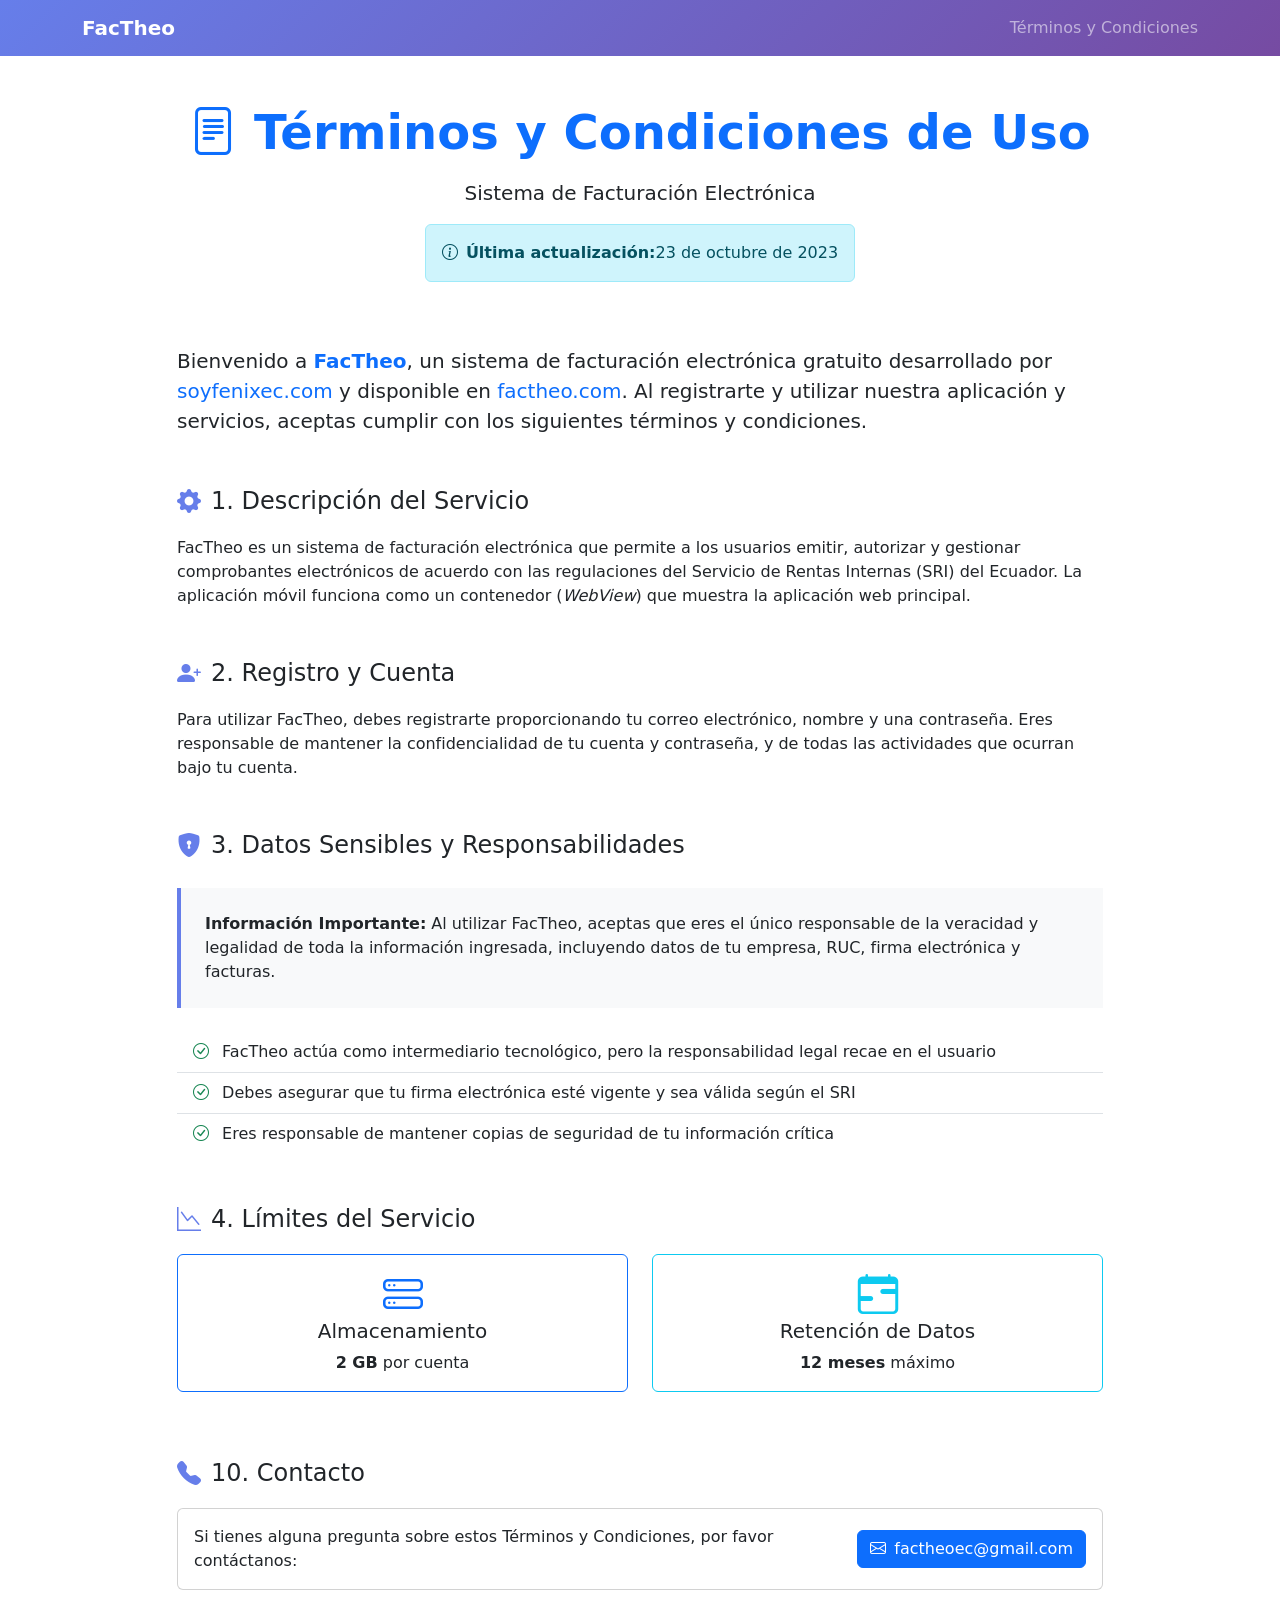
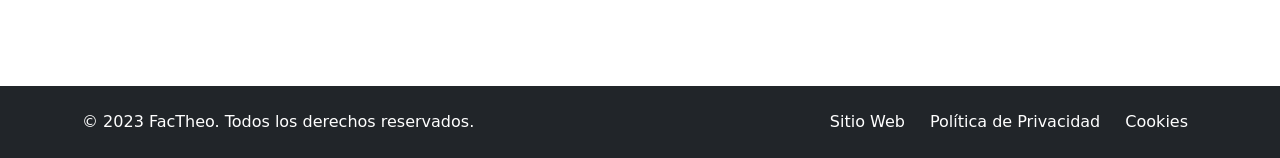
<file: terminos_condiciones.html>
<!DOCTYPE html>
<html lang="es">
<head>
    <meta charset="UTF-8">
    <meta name="viewport" content="width=device-width, initial-scale=1.0">
    <title>Términos y Condiciones de Uso - FacTheo</title>
    <!-- Bootstrap 5 CSS -->
    <link href="https://cdn.jsdelivr.net/npm/bootstrap@5.3.0/dist/css/bootstrap.min.css" rel="stylesheet">
    <!-- Bootstrap Icons -->
    <link rel="stylesheet" href="https://cdn.jsdelivr.net/npm/bootstrap-icons@1.10.0/font/bootstrap-icons.css">
    <style>
        .header-bg {
            background: linear-gradient(135deg, #667eea 0%, #764ba2 100%);
            color: white;
        }
        .nav-logo {
            height: 40px;
        }
        .document-section {
            margin-bottom: 3rem;
        }
        .section-icon {
            font-size: 1.5rem;
            margin-right: 10px;
            color: #667eea;
        }
        .highlight-box {
            background-color: #f8f9fa;
            border-left: 4px solid #667eea;
            padding: 1.5rem;
            margin: 1.5rem 0;
        }
        .footer-links a {
            text-decoration: none;
            margin: 0 10px;
        }
    </style>
</head>
<body>
    <!-- Header -->
    <header class="header-bg">
        <nav class="navbar navbar-expand-lg navbar-dark">
            <div class="container">
                <a class="navbar-brand d-flex align-items-center" href="#">
                    <span class="fw-bold">FacTheo</span>
                </a>
                <span class="navbar-text">
                    Términos y Condiciones
                </span>
            </div>
        </nav>
    </header>

    <!-- Main Content -->
    <main class="container my-5">
        <div class="row justify-content-center">
            <div class="col-lg-10">
                <!-- Document Header -->
                <div class="text-center mb-5">
                    <h1 class="display-5 fw-bold text-primary mb-3">
                        <i class="bi bi-file-text"></i>
                        Términos y Condiciones de Uso
                    </h1>
                    <p class="lead">Sistema de Facturación Electrónica</p>
                    <div class="alert alert-info d-inline-flex align-items-center" role="alert">
                        <i class="bi bi-info-circle me-2"></i>
                        <strong>Última actualización:</strong> 23 de octubre de 2023
                    </div>
                </div>

                <!-- Introduction -->
                <div class="document-section">
                    <p class="fs-5">Bienvenido a <strong class="text-primary">FacTheo</strong>, un sistema de facturación electrónica gratuito desarrollado por <a href="https://soyfenixec.com" target="_blank" class="text-decoration-none">soyfenixec.com</a> y disponible en <a href="https://factheo.com" target="_blank" class="text-decoration-none">factheo.com</a>. Al registrarte y utilizar nuestra aplicación y servicios, aceptas cumplir con los siguientes términos y condiciones.</p>
                </div>

                <!-- Terms Sections -->
                <div class="document-section">
                    <div class="d-flex align-items-center mb-3">
                        <i class="bi bi-gear-fill section-icon"></i>
                        <h2 class="h4 mb-0">1. Descripción del Servicio</h2>
                    </div>
                    <p>FacTheo es un sistema de facturación electrónica que permite a los usuarios emitir, autorizar y gestionar comprobantes electrónicos de acuerdo con las regulaciones del Servicio de Rentas Internas (SRI) del Ecuador. La aplicación móvil funciona como un contenedor (<em>WebView</em>) que muestra la aplicación web principal.</p>
                </div>

                <div class="document-section">
                    <div class="d-flex align-items-center mb-3">
                        <i class="bi bi-person-plus-fill section-icon"></i>
                        <h2 class="h4 mb-0">2. Registro y Cuenta</h2>
                    </div>
                    <p>Para utilizar FacTheo, debes registrarte proporcionando tu correo electrónico, nombre y una contraseña. Eres responsable de mantener la confidencialidad de tu cuenta y contraseña, y de todas las actividades que ocurran bajo tu cuenta.</p>
                </div>

                <div class="document-section">
                    <div class="d-flex align-items-center mb-3">
                        <i class="bi bi-shield-lock-fill section-icon"></i>
                        <h2 class="h4 mb-0">3. Datos Sensibles y Responsabilidades</h2>
                    </div>
                    <div class="highlight-box">
                        <p class="mb-0"><strong>Información Importante:</strong> Al utilizar FacTheo, aceptas que eres el único responsable de la veracidad y legalidad de toda la información ingresada, incluyendo datos de tu empresa, RUC, firma electrónica y facturas.</p>
                    </div>
                    <ul class="list-group list-group-flush">
                        <li class="list-group-item">
                            <i class="bi bi-check-circle text-success me-2"></i>
                            FacTheo actúa como intermediario tecnológico, pero la responsabilidad legal recae en el usuario
                        </li>
                        <li class="list-group-item">
                            <i class="bi bi-check-circle text-success me-2"></i>
                            Debes asegurar que tu firma electrónica esté vigente y sea válida según el SRI
                        </li>
                        <li class="list-group-item">
                            <i class="bi bi-check-circle text-success me-2"></i>
                            Eres responsable de mantener copias de seguridad de tu información crítica
                        </li>
                    </ul>
                </div>

                <div class="document-section">
                    <div class="d-flex align-items-center mb-3">
                        <i class="bi bi-graph-down section-icon"></i>
                        <h2 class="h4 mb-0">4. Límites del Servicio</h2>
                    </div>
                    <div class="row">
                        <div class="col-md-6">
                            <div class="card border-primary mb-3">
                                <div class="card-body text-center">
                                    <i class="bi bi-hdd-stack display-6 text-primary mb-3"></i>
                                    <h5 class="card-title">Almacenamiento</h5>
                                    <p class="card-text"><strong>2 GB</strong> por cuenta</p>
                                </div>
                            </div>
                        </div>
                        <div class="col-md-6">
                            <div class="card border-info mb-3">
                                <div class="card-body text-center">
                                    <i class="bi bi-calendar-range display-6 text-info mb-3"></i>
                                    <h5 class="card-title">Retención de Datos</h5>
                                    <p class="card-text"><strong>12 meses</strong> máximo</p>
                                </div>
                            </div>
                        </div>
                    </div>
                </div>

                <!-- Continue with other sections following the same pattern -->

                <div class="document-section">
                    <div class="d-flex align-items-center mb-3">
                        <i class="bi bi-telephone-fill section-icon"></i>
                        <h2 class="h4 mb-0">10. Contacto</h2>
                    </div>
                    <div class="card">
                        <div class="card-body">
                            <div class="row align-items-center">
                                <div class="col-md-8">
                                    <p class="mb-0">Si tienes alguna pregunta sobre estos Términos y Condiciones, por favor contáctanos:</p>
                                </div>
                                <div class="col-md-4 text-md-end">
                                    <a href="mailto:factheoec@gmail.com" class="btn btn-primary">
                                        <i class="bi bi-envelope me-2"></i>factheoec@gmail.com
                                    </a>
                                </div>
                            </div>
                        </div>
                    </div>
                </div>
            </div>
        </div>
    </main>

    <!-- Footer -->
    <footer class="bg-dark text-white py-4 mt-5">
        <div class="container">
            <div class="row align-items-center">
                <div class="col-md-6">
                    <p class="mb-0">&copy; 2023 FacTheo. Todos los derechos reservados.</p>
                </div>
                <div class="col-md-6 text-md-end footer-links">
                    <a href="https://factheo.com" class="text-white">Sitio Web</a>
                    <a href="privacy_policy.html" class="text-white">Política de Privacidad</a>
                    <a href="cookie_policy.html" class="text-white">Cookies</a>
                </div>
            </div>
        </div>
    </footer>

    <!-- Bootstrap JS -->
    <script src="https://cdn.jsdelivr.net/npm/bootstrap@5.3.0/dist/js/bootstrap.bundle.min.js"></script>
</body>
</html>
</file>
